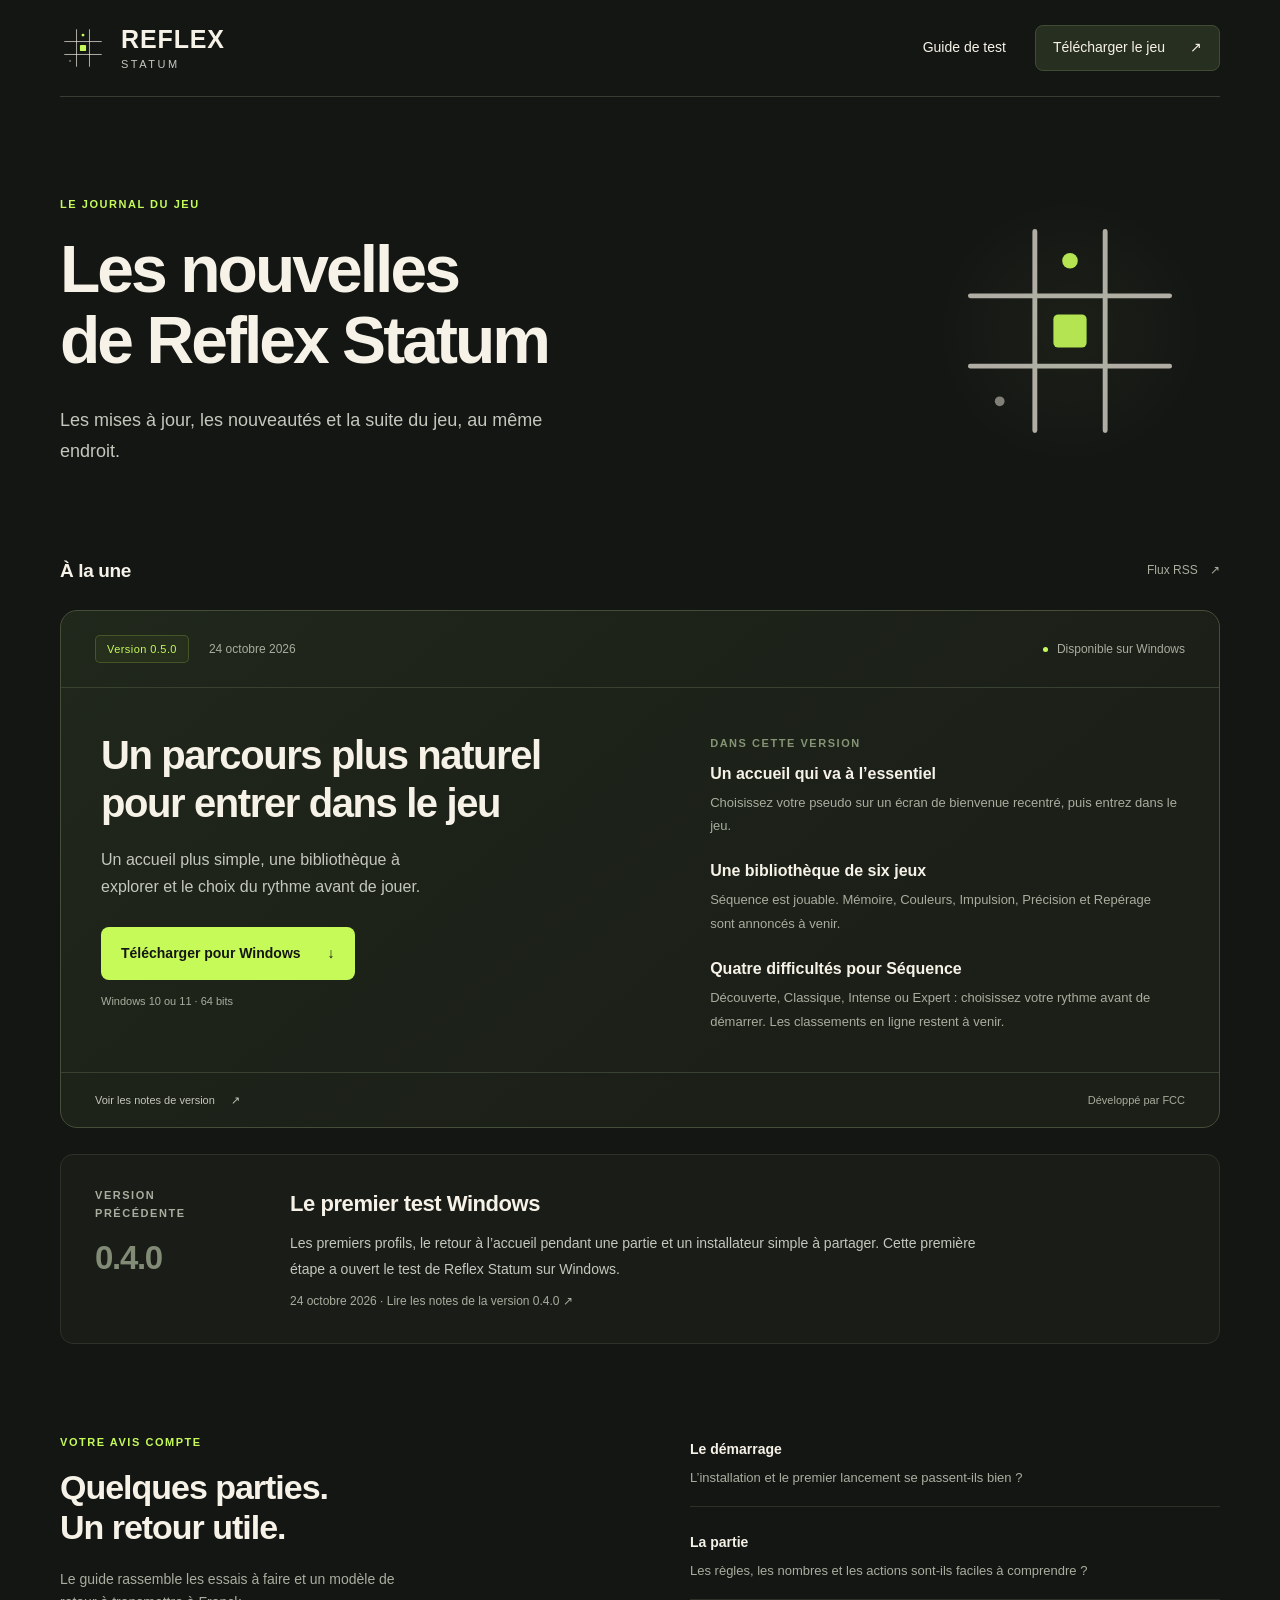
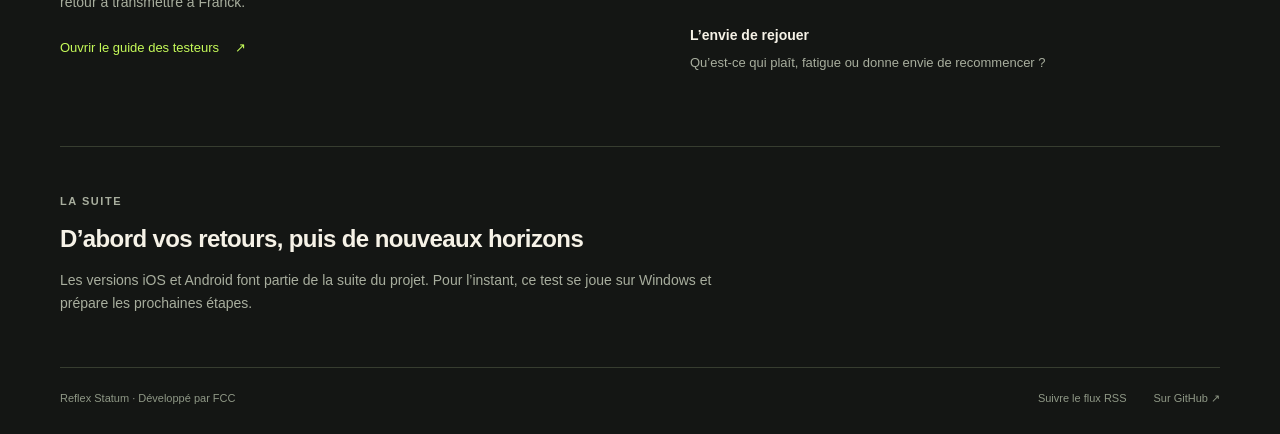
<file: docs/index.html>
<!doctype html>
<html lang="fr">
<head>
  <meta charset="utf-8">
  <meta name="viewport" content="width=device-width, initial-scale=1">
  <meta name="theme-color" content="#141614">
  <meta name="description" content="Les actualités de Reflex Statum, le jeu de réflexes développé par FCC. Mises à jour, téléchargement Windows et guide de test.">
  <title>Actualités · Reflex Statum</title>
  <link rel="icon" type="image/svg+xml" href="logo.svg">
  <link rel="alternate" type="application/rss+xml" title="Actualités de Reflex Statum" href="feed.xml">
  <link rel="stylesheet" href="style.css">
</head>
<body>
  <a class="skip" href="#actualites">Aller aux actualités</a>
  <div class="shell">
    <header class="topbar">
      <a class="brand" href="./" aria-label="Reflex Statum, accueil des actualités">
        <img src="logo.svg" width="46" height="46" alt="">
        <span><strong>REFLEX</strong><span class="brand-sub">STATUM</span></span>
      </a>
      <nav aria-label="Navigation principale">
        <a href="https://github.com/coconut971/reflex-statum/blob/main/TEST_WINDOWS.md">Guide de test</a>
        <a class="small-cta" href="https://github.com/coconut971/reflex-statum/releases/download/v0.5.0/INSTALLER_REFLEX_STATUM.exe">Télécharger le jeu <span aria-hidden="true">↗</span></a>
      </nav>
    </header>

    <main id="actualites">
      <section class="intro" aria-labelledby="page-title">
        <div>
          <p class="eyebrow">Le journal du jeu</p>
          <h1 id="page-title">Les nouvelles<br>de Reflex Statum</h1>
          <p class="lead">Les mises à jour, les nouveautés et la suite du jeu, au même endroit.</p>
        </div>
        <div class="intro-mark" aria-hidden="true"><img src="logo.svg" width="250" height="250" alt=""></div>
      </section>

      <div class="journal-heading"><h2>À la une</h2><a class="rss-link" href="feed.xml">Flux RSS <span aria-hidden="true">↗</span></a></div>
      <article class="featured" id="version-0-5-0">
        <div class="article-meta"><span class="version">Version 0.5.0</span><time datetime="2026-10-24">24 octobre 2026</time><span class="status"><span aria-hidden="true"></span>Disponible sur Windows</span></div>
        <div class="featured-grid">
          <div>
            <h2>Un parcours plus naturel<br>pour entrer dans le jeu</h2>
            <p class="article-intro">Un accueil plus simple, une bibliothèque à explorer et le choix du rythme avant de jouer.</p>
            <a class="primary-cta" href="https://github.com/coconut971/reflex-statum/releases/download/v0.5.0/INSTALLER_REFLEX_STATUM.exe">Télécharger pour Windows <span aria-hidden="true">↓</span></a>
            <p class="platform">Windows 10 ou 11 · 64 bits</p>
          </div>
          <div class="release-details">
            <div><span class="mini-label">Dans cette version</span><h3>Un accueil qui va à l’essentiel</h3><p>Choisissez votre pseudo sur un écran de bienvenue recentré, puis entrez dans le jeu.</p></div>
            <div><h3>Une bibliothèque de six jeux</h3><p>Séquence est jouable. Mémoire, Couleurs, Impulsion, Précision et Repérage sont annoncés à venir.</p></div>
            <div><h3>Quatre difficultés pour Séquence</h3><p>Découverte, Classique, Intense ou Expert : choisissez votre rythme avant de démarrer. Les classements en ligne restent à venir.</p></div>
          </div>
        </div>
        <div class="article-footer"><a href="https://github.com/coconut971/reflex-statum/releases/tag/v0.5.0">Voir les notes de version <span aria-hidden="true">↗</span></a><span>Développé par FCC</span></div>
      </article>

      <article class="next-update" id="version-0-4-0">
        <div class="next-label"><span class="mini-label">Version précédente</span><span class="next-version">0.4.0</span></div>
        <div><h2>Le premier test Windows</h2><p>Les premiers profils, le retour à l’accueil pendant une partie et un installateur simple à partager. Cette première étape a ouvert le test de Reflex Statum sur Windows.</p><p class="quiet"><time datetime="2026-10-24">24 octobre 2026</time> · <a href="https://github.com/coconut971/reflex-statum/releases/tag/v0.4.0">Lire les notes de la version 0.4.0 <span aria-hidden="true">↗</span></a></p></div>
      </article>

      <section class="feedback" aria-labelledby="feedback-title">
        <div><p class="eyebrow">Votre avis compte</p><h2 id="feedback-title">Quelques parties.<br>Un retour utile.</h2><p>Le guide rassemble les essais à faire et un modèle de retour à transmettre à Franck.</p><a class="text-link" href="https://github.com/coconut971/reflex-statum/blob/main/TEST_WINDOWS.md">Ouvrir le guide des testeurs <span aria-hidden="true">↗</span></a></div>
        <ul class="feedback-list"><li><span>Le démarrage</span><p>L’installation et le premier lancement se passent-ils bien ?</p></li><li><span>La partie</span><p>Les règles, les nombres et les actions sont-ils faciles à comprendre ?</p></li><li><span>L’envie de rejouer</span><p>Qu’est-ce qui plaît, fatigue ou donne envie de recommencer ?</p></li></ul>
      </section>

      <section class="later" aria-labelledby="later-title"><p class="mini-label">La suite</p><h2 id="later-title">D’abord vos retours, puis de nouveaux horizons</h2><p>Les versions iOS et Android font partie de la suite du projet. Pour l’instant, ce test se joue sur Windows et prépare les prochaines étapes.</p></section>
    </main>
    <footer class="footer"><span>Reflex Statum · Développé par FCC</span><div><a href="feed.xml">Suivre le flux RSS</a><a href="https://github.com/coconut971/reflex-statum">Sur GitHub <span aria-hidden="true">↗</span></a></div></footer>
  </div>
</body>
</html>
</file>
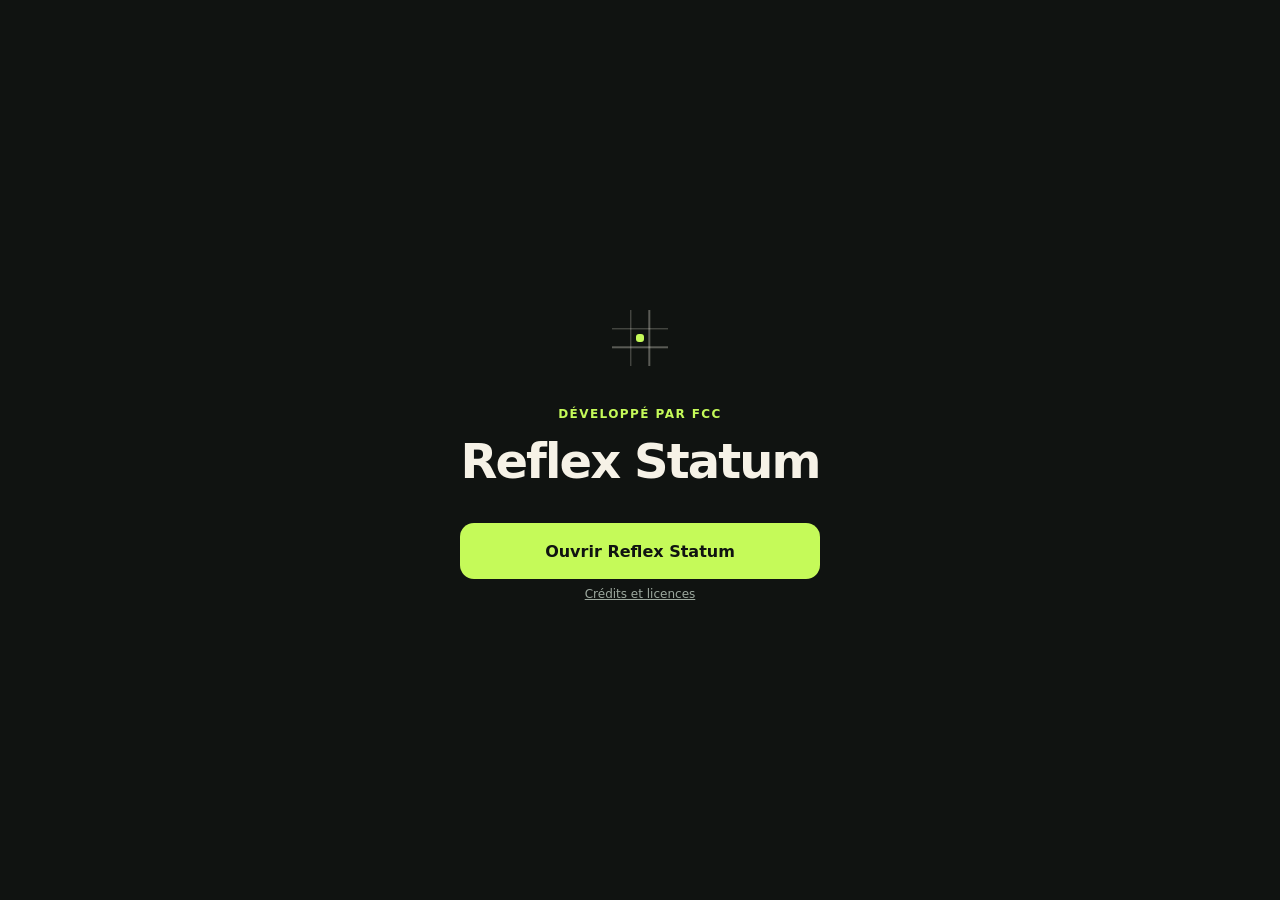
<file: docs/essai-godot/index.html>
<!DOCTYPE html>
<html lang="fr">
<head>
  <meta charset="utf-8">
  <meta name="viewport" content="width=device-width, initial-scale=1, viewport-fit=cover">
  <meta name="theme-color" content="#101311">
  <meta name="apple-mobile-web-app-capable" content="yes">
  <meta name="apple-mobile-web-app-status-bar-style" content="black-translucent">
  <meta name="description" content="Reflex Statum, jeu développé par FCC. Séquence est disponible en version d’essai.">
  <title>Reflex Statum</title>
  <style>
    * { box-sizing: border-box; }
    html, body { margin: 0; width: 100%; height: 100%; overflow: hidden; background: #101311; color: #f6f2e7; font-family: system-ui, sans-serif; }
    #frame { position: fixed; top: calc(env(safe-area-inset-top, 0px) + var(--visual-viewport-top, 0px)); right: env(safe-area-inset-right, 0px); bottom: calc(env(safe-area-inset-bottom, 0px) + var(--visual-viewport-bottom, 0px)); left: env(safe-area-inset-left, 0px); }
    #canvas { display: block; width: 100%; height: 100%; border: 0; outline: none; touch-action: none; }
    #launch { position: absolute; inset: 0; padding: 28px; display: grid; place-content: center; align-content: safe center; overflow-y: auto; text-align: center; background: #101311; }
    .mark { position: relative; width: 78px; height: 78px; margin: 0 auto 30px; }
    .mark .rail { position: absolute; background: rgb(246 242 231 / 32%); }
    .mark .vertical { top: 14%; height: 72%; width: 1.4px; transform: translateX(-50%); }
    .mark .horizontal { left: 14%; width: 72%; height: 1.4px; transform: translateY(-50%); }
    .mark .first { left: 38%; }
    .mark .second { left: 62%; }
    .mark .upper { top: 38%; }
    .mark .lower { top: 62%; }
    .mark .center { position: absolute; left: 44.75%; top: 44.75%; width: 10.5%; height: 10.5%; border-radius: 3px; background: #c5fa59; }
    .mark .point { position: absolute; left: 74%; top: 26%; width: 6.4%; height: 6.4%; border-radius: 50%; transform: translate(-50%, -50%); background: #c5fa59; opacity: 0; }
    .eyebrow { color: #c5fa59; letter-spacing: .12em; font-size: 12px; font-weight: 700; }
    h1 { font-size: clamp(32px, 7vw, 48px); letter-spacing: -.04em; margin: 12px 0; }
    p { color: #9da99f; line-height: 1.5; margin: 10px auto; max-width: 32ch; }
    button { min-height: 56px; padding: 14px 24px; background: #c5fa59; color: #101311; border: 0; border-radius: 14px; font: inherit; font-weight: 700; cursor: pointer; margin: 22px 0 8px; }
    button:focus-visible { outline: 3px solid #f6f2e7; outline-offset: 4px; }
    button:disabled { opacity: .6; cursor: wait; }
    progress { width: 100%; height: 5px; margin-top: 22px; accent-color: #c5fa59; }
    #notice { font-size: 13px; }
    .small { font-size: 12px; }
    a { color: #9da99f; }
    [hidden] { display: none !important; }
  </style>
  <link id="-gd-engine-icon" rel="icon" type="image/png" href="reflex-0.5.0-47acb1d939c8.icon.png" />
<link rel="apple-touch-icon" href="reflex-0.5.0-47acb1d939c8.apple-touch-icon.png"/>

</head>
<body>
  <main id="frame">
    <canvas id="canvas" tabindex="0" aria-label="Application Reflex Statum">Le jeu ne peut pas être affiché dans ce navigateur</canvas>
    <section id="launch" aria-label="Lancer Reflex Statum">
      <div class="mark" aria-hidden="true"><span class="rail vertical first"></span><span class="rail vertical second"></span><span class="rail horizontal upper"></span><span class="rail horizontal lower"></span><span class="center" id="logo-center"></span><span class="point" id="logo-point"></span></div>
      <div class="eyebrow">DÉVELOPPÉ PAR FCC</div>
      <h1>Reflex Statum</h1>
      <button id="play" type="button">Ouvrir Reflex Statum</button>
      <progress id="progress" aria-label="Chargement du jeu" hidden></progress>
      <p id="notice" role="status" aria-live="polite" hidden></p>
      <a class="small" href="LICENSES.txt" target="_blank" rel="noopener">Crédits et licences</a>
    </section>
  </main>
  <noscript>Activez JavaScript dans votre navigateur pour ouvrir Reflex Statum.</noscript>
  <script src="reflex-0.5.0-47acb1d939c8.js"></script>
  <script>
    'use strict';
    const config = {"args":[],"canvasResizePolicy":0,"emscriptenPoolSize":8,"ensureCrossOriginIsolationHeaders":true,"executable":"reflex-0.5.0-47acb1d939c8","experimentalVK":true,"fileSizes":{"reflex-0.5.0-47acb1d939c8.pck":630676,"reflex-0.5.0-47acb1d939c8.wasm":39514754},"focusCanvas":true,"gdextensionLibs":[],"godotPoolSize":4};
    const frame = document.getElementById('frame');
    const canvas = document.getElementById('canvas');
    const launch = document.getElementById('launch');
    const play = document.getElementById('play');
    const progress = document.getElementById('progress');
    const notice = document.getElementById('notice');
    const logoCenter = document.getElementById('logo-center');
    const logoPoint = document.getElementById('logo-point');
    const motionPreference = window.matchMedia('(prefers-reduced-motion: reduce)');
    let logoAnimations = [];
    let logoMotionGeneration = 0;
    let starting = false;
    let engine = null;
    let recovering = false;
    function stopLogoMotion() {
      logoMotionGeneration++;
      for (const animation of logoAnimations) animation.cancel();
      logoAnimations = [];
    }
    function startLogoMotion() {
      stopLogoMotion();
      if (motionPreference.matches || document.hidden || typeof logoPoint.animate !== 'function') return;
      const generation = logoMotionGeneration;
      const coordinates = [26, 50, 74];
      const route = [2, 1, 0, 3, 6, 7, 8, 5, 2, 4];
      const frames = route.map((cell, index) => ({ left: coordinates[cell % 3] + '%', top: coordinates[Math.floor(cell / 3)] + '%', opacity: 1, offset: index / 10, easing: 'steps(1, end)' }));
      frames.push({ left: '50%', top: '50%', opacity: 0, offset: 1 });
      logoAnimations = [
        logoPoint.animate(frames, { duration: 1800, easing: 'linear' }),
        logoCenter.animate([{ transform: 'scale(1)' }, { transform: 'scale(1.16)', offset: 0.35 }, { transform: 'scale(1)' }], { delay: 1620, duration: 180, easing: 'ease-out' })
      ];
      Promise.all(logoAnimations.map(animation => animation.finished.catch(() => {}))).then(() => {
        if (generation === logoMotionGeneration) logoAnimations = [];
      });
    }
    motionPreference.addEventListener('change', event => { if (event.matches) stopLogoMotion(); });
    document.addEventListener('visibilitychange', () => { if (document.hidden) stopLogoMotion(); });
    window.addEventListener('pagehide', stopLogoMotion);
    function showRecovery(message) {
      stopLogoMotion();
      launch.hidden = false;
      notice.textContent = message;
      notice.hidden = false;
      play.textContent = 'Recharger la page';
      play.disabled = false;
      progress.hidden = true;
      play.onclick = () => window.location.reload();
    }
    canvas.addEventListener('webglcontextlost', (event) => {
      event.preventDefault();
      if (recovering) return;
      recovering = true;
      stopLogoMotion();
      console.error('Reflex Statum: contexte graphique interrompu.');
      if (engine) engine.requestQuit();
      showRecovery('L’affichage a été interrompu. Rechargez la page pour reprendre le jeu.');
    });
    const visibleViewport = window.visualViewport;
    // Keep the canvas inside the visible viewport when a keyboard covers the
    // layout viewport. Pinch zoom keeps the layout size instead of reflowing it.
    function fitCanvas() {
      let top = 0;
      let bottom = 0;
      if (visibleViewport && Number.isFinite(visibleViewport.scale) && Math.abs(visibleViewport.scale - 1) < 0.01 && Number.isFinite(visibleViewport.height) && visibleViewport.height > 0 && Number.isFinite(visibleViewport.offsetTop)) {
        top = Math.max(0, visibleViewport.offsetTop);
        bottom = Math.max(0, window.innerHeight - visibleViewport.height - top);
      }
      frame.style.setProperty('--visual-viewport-top', Math.ceil(top) + 'px');
      frame.style.setProperty('--visual-viewport-bottom', Math.ceil(bottom) + 'px');
      const ratio = Math.min(window.devicePixelRatio || 1, 2);
      const width = Math.max(1, Math.round(frame.clientWidth * ratio));
      const height = Math.max(1, Math.round(frame.clientHeight * ratio));
      if (canvas.width !== width) canvas.width = width;
      if (canvas.height !== height) canvas.height = height;
    }
    new ResizeObserver(fitCanvas).observe(frame);
    window.addEventListener('resize', fitCanvas);
    if (visibleViewport) {
      visibleViewport.addEventListener('resize', fitCanvas);
      visibleViewport.addEventListener('scroll', fitCanvas);
    }
    fitCanvas();
    play.addEventListener('click', async () => {
      if (starting) return;
      starting = true;
      play.disabled = true;
      progress.hidden = false;
      notice.textContent = 'Chargement de Reflex Statum';
      notice.hidden = false;
      try {
        startLogoMotion();
        const missing = Engine.getMissingFeatures({ threads: false });
        if (missing.length) throw new Error(missing.join(', '));
        engine = new Engine(config);
        await engine.startGame({ canvas, canvasResizePolicy: 0, locale: 'fr',
          onProgress(current, total) {
            if (total > 0) { progress.max = total; progress.value = current; }
            else progress.removeAttribute('value');
          }
        });
        if (!recovering) {
          stopLogoMotion();
          launch.hidden = true;
          canvas.focus();
        }
      } catch (error) {
        console.error(error);
        showRecovery('Le jeu n’a pas pu démarrer. Rechargez la page dans un navigateur récent, puis réessayez.');
      }
    });
  </script>
</body>
</html>
</file>
<file: docs/style.css>
:root{color-scheme:dark;--bg:#141614;--paper:#f6f2e7;--muted:#a8ae9e;--secondary:#c4c7bc;--accent:#c5fa59;--panel:#1c2018;--line:#373d30;--font:Inter,"Segoe UI",Arial,sans-serif}*{box-sizing:border-box}html{scroll-behavior:smooth;scroll-padding-top:30px}body{margin:0;background:var(--bg);color:var(--paper);font:16px/1.65 var(--font);-webkit-font-smoothing:antialiased}a{color:inherit;text-decoration:none}a:focus-visible{outline:2px solid var(--accent);outline-offset:5px;border-radius:3px}a:hover{color:var(--accent)}button,a{-webkit-tap-highlight-color:transparent}.shell{width:min(1160px,calc(100% - 80px));margin:auto}.skip{position:absolute;left:18px;top:-70px;padding:8px 16px;background:var(--accent);color:var(--bg);z-index:2}.skip:focus{top:18px}.topbar{display:flex;align-items:center;justify-content:space-between;gap:25px;padding:25px 0;border-bottom:1px solid var(--line)}.brand{display:inline-flex;align-items:center;gap:15px}.brand>span{display:grid;line-height:1.1}.brand strong{font-size:25px;letter-spacing:.035em;font-weight:760}.brand-sub{font-size:11px;letter-spacing:.23em;color:var(--secondary);margin-top:5px}.topbar nav{display:flex;align-items:center;gap:29px;font-size:14px}.small-cta{display:inline-flex;align-items:center;gap:25px;padding:10px 17px;background:#272f20;border:1px solid #414d32;border-radius:8px;color:var(--paper)}.small-cta:hover{background:#303b24}.intro{display:grid;grid-template-columns:1fr 300px;align-items:center;gap:60px;padding:84px 0 74px}.eyebrow,.mini-label{text-transform:uppercase;letter-spacing:.14em;font-size:11px;font-weight:700}.eyebrow{color:var(--accent);margin:0 0 20px}.mini-label{color:var(--muted)}h1,h2,h3,p{margin-top:0}h1{font-size:clamp(42px,5.4vw,66px);font-weight:650;line-height:1.09;letter-spacing:-.045em;margin:0 0 28px}.lead{font-size:18px;line-height:1.7;color:var(--secondary);max-width:530px;margin-bottom:0}.intro-mark{position:relative;display:grid;place-items:center;aspect-ratio:1}.intro-mark:before{content:"";position:absolute;inset:15px;background:radial-gradient(circle,#c5fa590b,transparent 70%);border-radius:50%}.intro-mark img{position:relative;max-width:85%;height:auto;opacity:.9}.journal-heading{display:flex;justify-content:space-between;align-items:center;margin:0 0 24px}.journal-heading h2{font-size:19px;letter-spacing:-.02em;font-weight:550;margin:0}.rss-link{font-size:12px;color:var(--muted)}.rss-link span{margin-left:9px}.featured{border:1px solid #454e38;border-radius:17px;background:linear-gradient(140deg,#20271b 0%,#1b1f18 68%);overflow:hidden}.article-meta{display:flex;align-items:center;flex-wrap:wrap;gap:20px;padding:24px 34px;border-bottom:1px solid #394131;font-size:12px;color:var(--muted)}.version{color:var(--accent);padding:4px 11px;background:#c5fa590b;border:1px solid #c5fa5930;border-radius:5px;font-size:11px;letter-spacing:.04em}.status{margin-left:auto;display:inline-flex;gap:9px;align-items:center}.status>span{width:5px;height:5px;border-radius:50%;background:var(--accent)}.featured-grid{display:grid;grid-template-columns:1.15fr 1fr;gap:70px;padding:43px 40px 39px}.featured h2{font-size:40px;font-weight:600;letter-spacing:-.035em;line-height:1.2;margin:0 0 20px}.article-intro{font-size:16px;color:var(--secondary);max-width:340px;margin-bottom:27px}.primary-cta{display:inline-flex;align-items:center;justify-content:space-between;gap:27px;font-size:14px;font-weight:700;background:var(--accent);color:var(--bg);padding:15px 20px;border-radius:8px}.primary-cta:hover{color:var(--bg);background:#d4ff7d}.platform{color:var(--muted);font-size:11px;margin:12px 0 0}.release-details{display:grid;gap:22px;padding-top:3px}.release-details .mini-label{display:block;margin-bottom:9px;color:#849474}.release-details h3{font-weight:600;font-size:16px;line-height:1.5;margin:0 0 5px}.release-details p{font-size:13px;line-height:1.8;color:var(--muted);margin:0}.article-footer{display:flex;align-items:center;justify-content:space-between;gap:20px;border-top:1px solid #394131;padding:18px 34px;font-size:11px;color:var(--muted)}.article-footer a{color:var(--secondary)}.article-footer a span{margin-left:13px}.next-update{display:grid;grid-template-columns:150px 1fr;gap:45px;margin-top:26px;padding:31px 34px;background:#191c17;border-radius:13px;border:1px solid #2d3228}.next-label{display:grid;align-content:start;gap:9px}.next-version{font-size:33px;font-weight:550;letter-spacing:-.04em;color:#818b75}.next-update h2{font-size:22px;font-weight:550;letter-spacing:-.02em;margin:0 0 9px}.next-update p{font-size:14px;line-height:1.8;color:var(--secondary);max-width:700px;margin:0}.next-update p.quiet{color:var(--muted);font-size:12px;margin-top:9px}.feedback{display:grid;grid-template-columns:1fr 1fr;gap:100px;margin-top:89px;padding-bottom:72px;border-bottom:1px solid var(--line)}.feedback .eyebrow{margin-bottom:15px}.feedback h2{font-size:34px;line-height:1.2;letter-spacing:-.03em;font-weight:550;margin-bottom:20px}.feedback>div>p:not(.eyebrow){color:var(--muted);font-size:14px;max-width:350px;margin-bottom:20px}.text-link{font-size:13px;color:var(--accent)}.text-link span{margin-left:12px}.feedback-list{list-style:none;padding:0;margin:3px 0 0;display:grid;gap:22px}.feedback-list li{padding-bottom:18px;border-bottom:1px solid #2c3127}.feedback-list li:last-child{border:0;padding-bottom:0}.feedback-list span{font-size:14px;font-weight:600}.feedback-list p{font-size:13px;color:var(--muted);margin:4px 0 0;max-width:420px}.later{padding:45px 0 52px;max-width:810px}.later .mini-label{margin:0 0 12px}.later h2{font-size:24px;font-weight:550;letter-spacing:-.025em;line-height:1.4;margin:0 0 13px}.later>p:last-child{font-size:14px;color:var(--muted);max-width:680px;margin-bottom:0}.footer{display:flex;justify-content:space-between;align-items:center;gap:25px;padding:21px 0 27px;border-top:1px solid var(--line);font-size:11px;color:#8f9886}.footer>div{display:flex;gap:27px}@media(max-width:850px){.shell{width:calc(100% - 48px)}.intro{grid-template-columns:1fr 210px;gap:20px;padding:62px 0}.intro-mark img{width:190px}.featured-grid{gap:34px;padding:35px 30px}.featured h2{font-size:33px}.feedback{gap:50px}.next-update{grid-template-columns:110px 1fr;gap:25px}.status{margin-left:0}.article-meta{gap:15px}}@media(max-width:600px){.shell{width:calc(100% - 40px)}.topbar{padding:20px 0;align-items:flex-start}.brand{gap:8px}.brand img{width:34px;height:34px}.brand strong{font-size:20px}.brand-sub{font-size:9px}.topbar nav{font-size:12px;gap:12px;flex-direction:column-reverse;align-items:flex-end}.small-cta{padding:7px 11px;gap:10px}.intro{grid-template-columns:1fr;padding:48px 0}.intro-mark{display:none}h1{font-size:43px}.lead{font-size:16px;max-width:380px}.eyebrow{font-size:10px}.journal-heading{margin-bottom:18px}.article-meta{padding:20px;gap:10px 15px}.article-meta .status{flex-basis:100%;font-size:11px}.featured-grid{grid-template-columns:1fr;padding:27px 22px;gap:32px}.featured h2{font-size:34px}.article-intro{font-size:15px;margin-bottom:23px}.primary-cta{width:100%;font-size:13px;padding:14px 16px}.release-details{gap:20px}.article-footer{padding:17px 22px;align-items:flex-start;gap:15px}.article-footer>span{max-width:100px;text-align:right}.next-update{grid-template-columns:1fr;padding:24px 22px;gap:16px}.next-label{display:flex;align-items:center;justify-content:space-between}.next-version{font-size:24px}.next-update h2{font-size:21px}.next-update p{font-size:13px}.feedback{grid-template-columns:1fr;gap:32px;margin-top:56px;padding-bottom:42px}.feedback h2{font-size:31px}.feedback>div>p:not(.eyebrow){max-width:100%}.later{padding:32px 0 36px}.later h2{font-size:22px}.later>p:last-child{font-size:13px}.footer{flex-direction:column;align-items:flex-start;gap:12px}.footer>div{gap:25px}}@media(prefers-reduced-motion:reduce){html{scroll-behavior:auto}}
</file>
